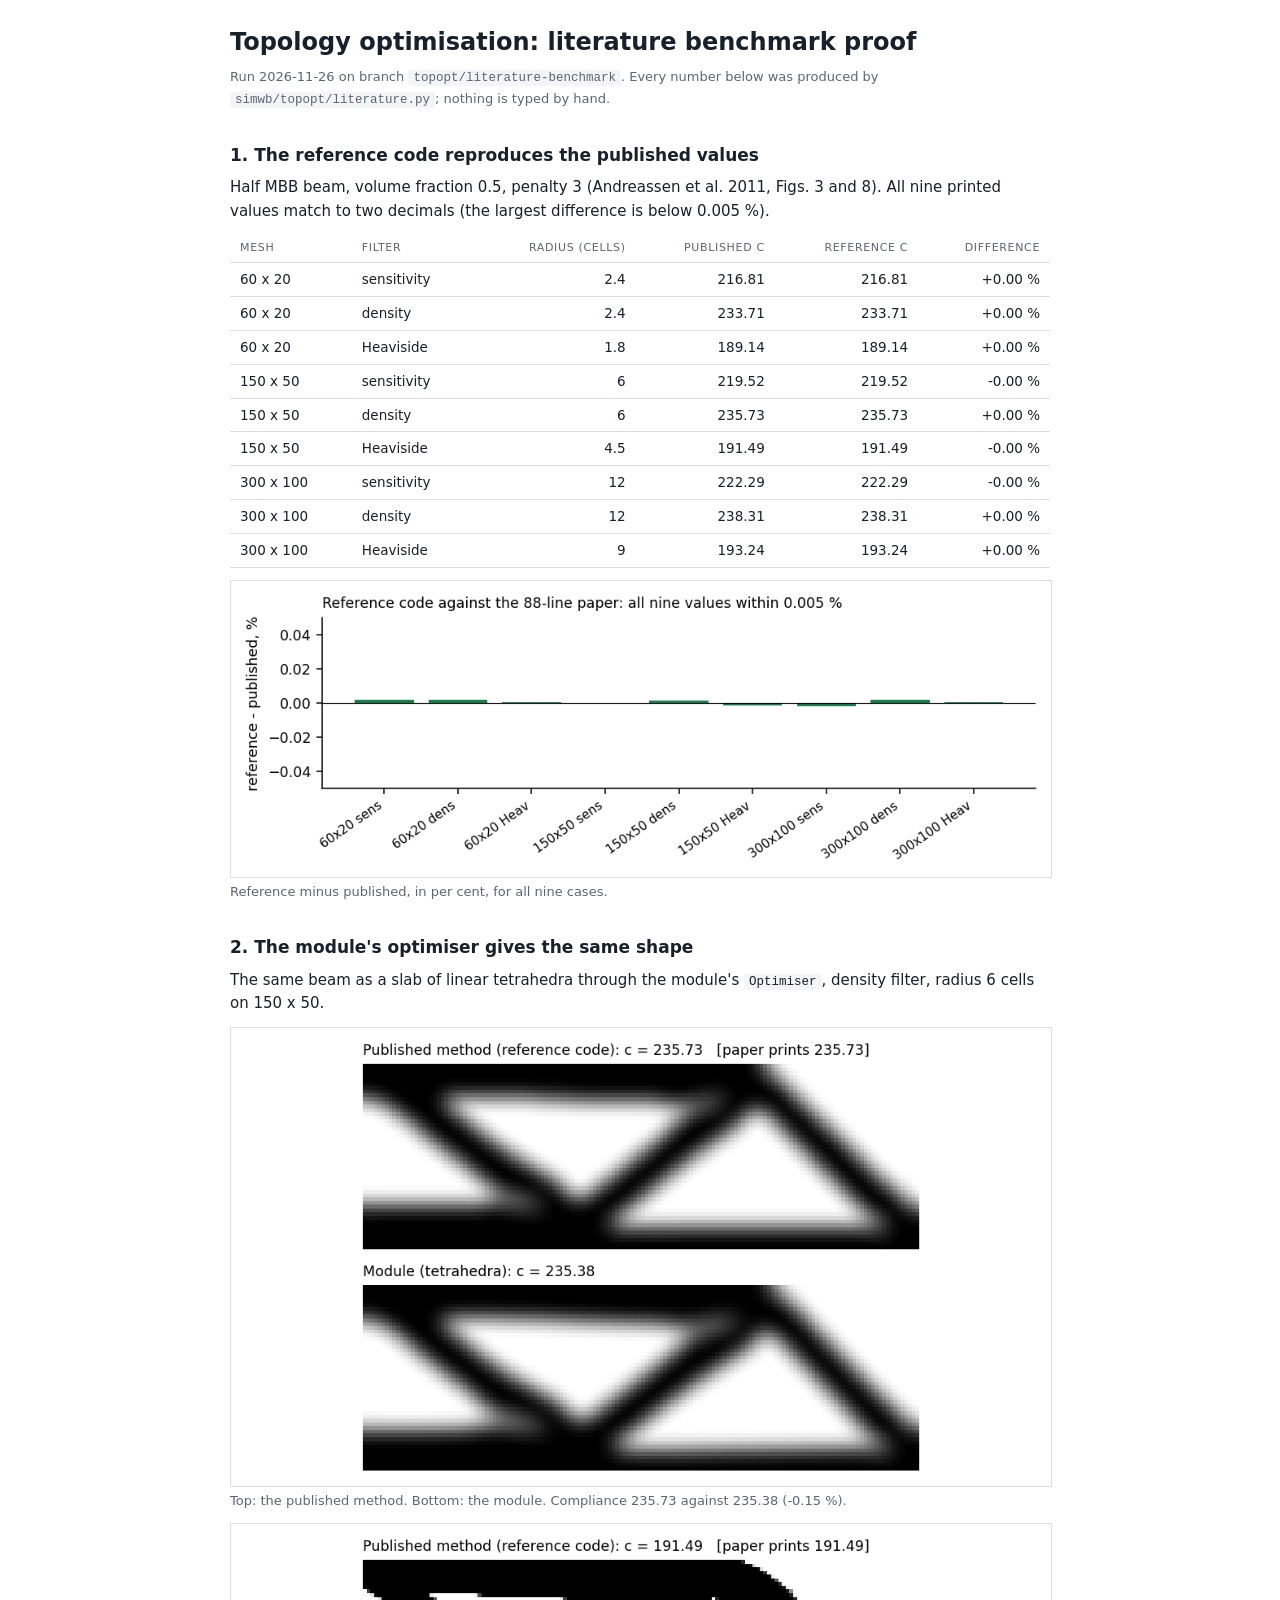
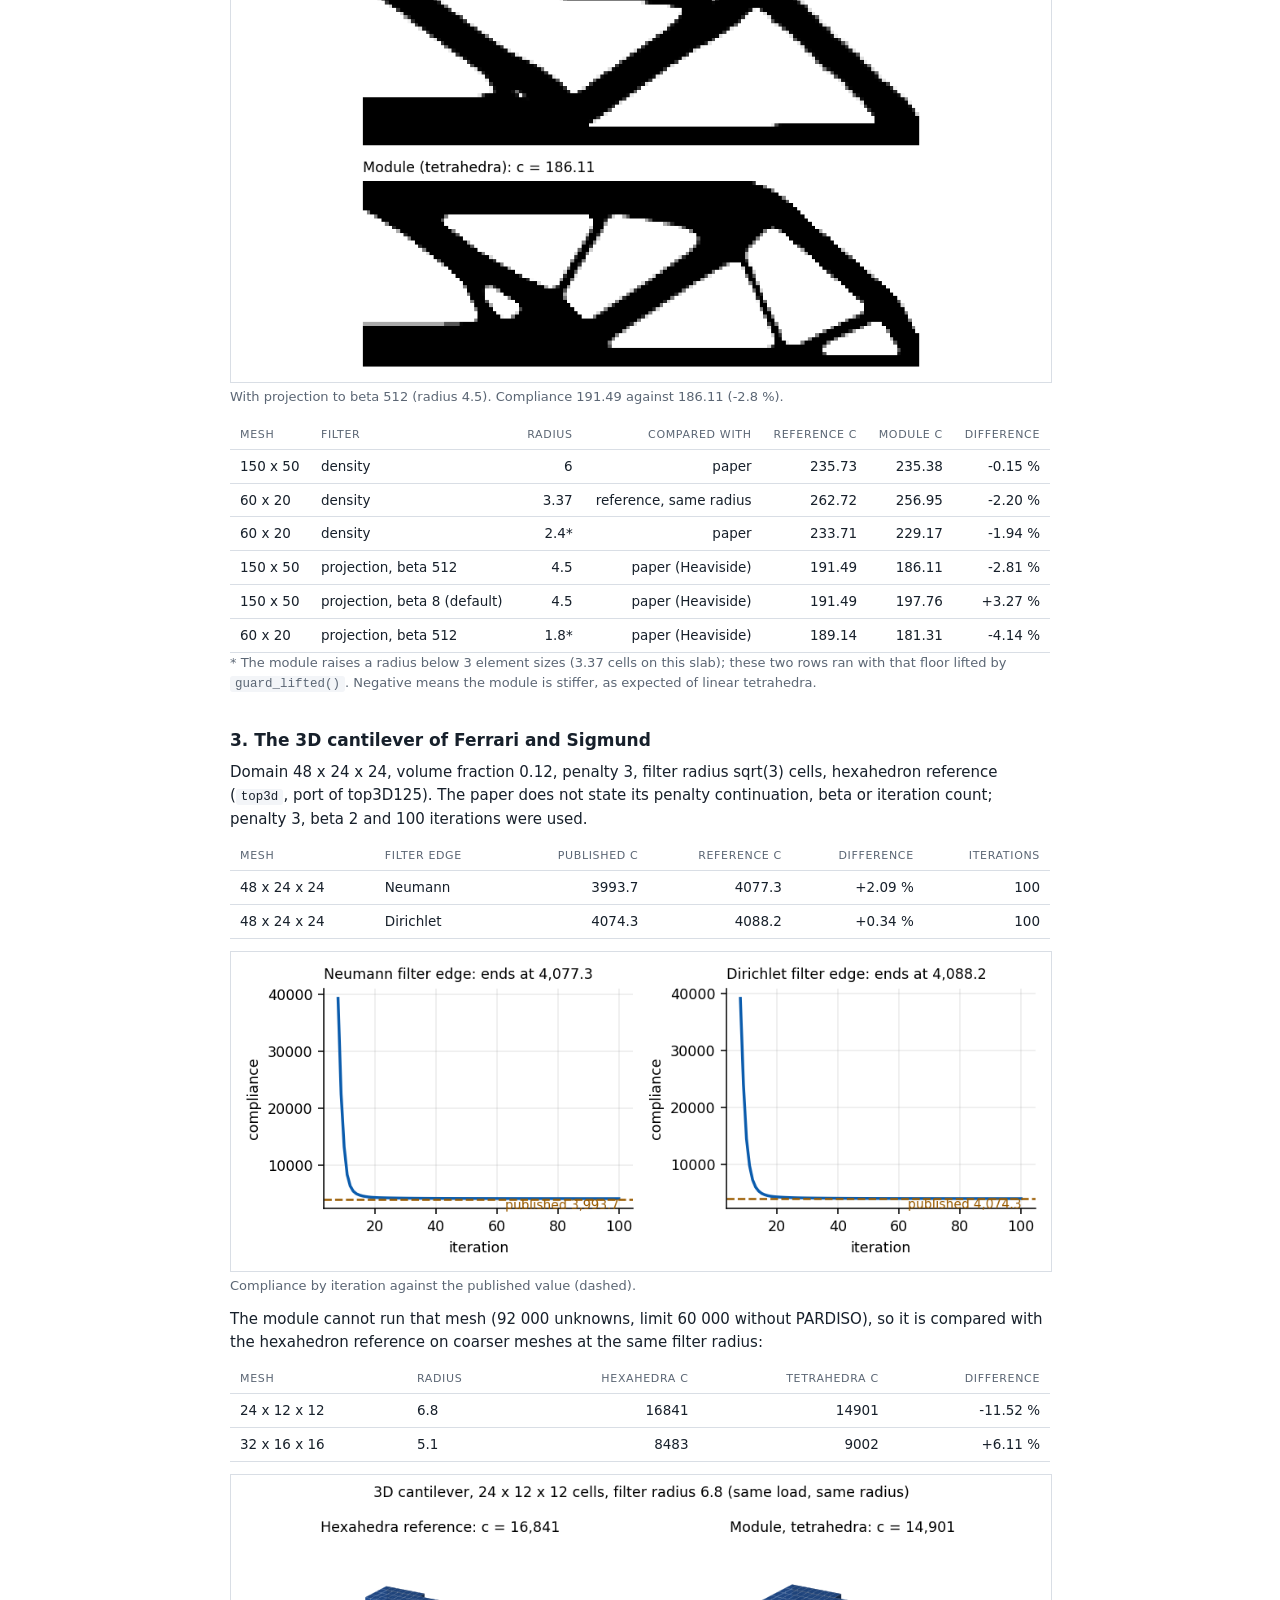
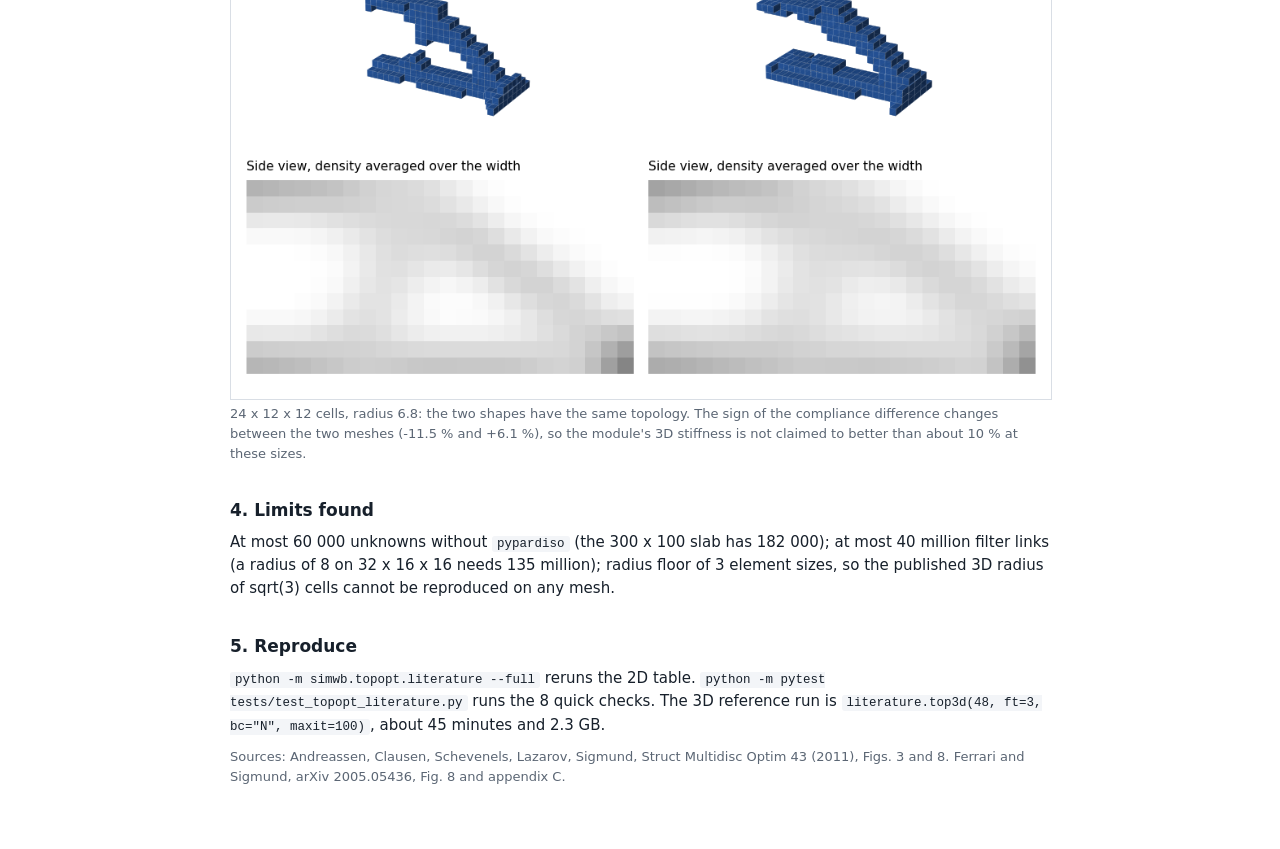
<file: docs/TOPOPT_BENCHMARK_PROOF.html>
<!doctype html>
<html lang="en"><head><meta charset="utf-8"><meta name="viewport" content="width=device-width,initial-scale=1">
<title>Topology optimisation: literature benchmark proof</title>
<style>
:root{--bg:#fff;--fg:#17202b;--muted:#5b6674;--rule:#d9dee5;--soft:#f3f5f8}
@media (prefers-color-scheme:dark){:root{--bg:#12171d;--fg:#e6eaef;--muted:#9aa5b2;--rule:#2c3640;--soft:#1a2129}}
body{background:var(--bg);color:var(--fg);font:15px/1.55 system-ui,-apple-system,"Segoe UI",sans-serif;margin:0;padding:24px 16px 56px}
main{max-width:820px;margin:0 auto} h1{font-size:24px;margin:0 0 6px} h2{font-size:17px;margin:32px 0 8px}
p{margin:0 0 10px} .m{color:var(--muted);font-size:13px} img{max-width:100%;height:auto;display:block;border:1px solid var(--rule);background:#fff}
figure{margin:12px 0} figcaption{color:var(--muted);font-size:13px;margin-top:4px}
.t{overflow-x:auto} table{border-collapse:collapse;width:100%;font-size:13.5px;min-width:520px}
th,td{text-align:right;padding:6px 10px;border-bottom:1px solid var(--rule)} th:first-child,td:first-child,th:nth-child(2),td:nth-child(2){text-align:left}
th{font-size:11px;text-transform:uppercase;letter-spacing:.06em;color:var(--muted);font-weight:500} td{font-variant-numeric:tabular-nums}
code{background:var(--soft);padding:1px 5px;border-radius:3px;font-size:12.5px}
</style></head><body><main>
<h1>Topology optimisation: literature benchmark proof</h1>
<p class="m">Run 2026-11-26 on branch <code>topopt/literature-benchmark</code>. Every number below was produced by <code>simwb/topopt/literature.py</code>; nothing is typed by hand.</p>

<h2>1. The reference code reproduces the published values</h2>
<p>Half MBB beam, volume fraction 0.5, penalty 3 (Andreassen et al. 2011, Figs. 3 and 8). All nine printed values match to two decimals (the largest difference is below 0.005 %).</p>
<div class="t"><table><thead><tr><th>Mesh</th><th>Filter</th><th>Radius (cells)</th><th>Published c</th><th>Reference c</th><th>Difference</th></tr></thead><tbody><tr><td>60 x 20</td><td>sensitivity</td><td>2.4</td><td>216.81</td><td>216.81</td><td>+0.00 %</td></tr><tr><td>60 x 20</td><td>density</td><td>2.4</td><td>233.71</td><td>233.71</td><td>+0.00 %</td></tr><tr><td>60 x 20</td><td>Heaviside</td><td>1.8</td><td>189.14</td><td>189.14</td><td>+0.00 %</td></tr><tr><td>150 x 50</td><td>sensitivity</td><td>6</td><td>219.52</td><td>219.52</td><td>-0.00 %</td></tr><tr><td>150 x 50</td><td>density</td><td>6</td><td>235.73</td><td>235.73</td><td>+0.00 %</td></tr><tr><td>150 x 50</td><td>Heaviside</td><td>4.5</td><td>191.49</td><td>191.49</td><td>-0.00 %</td></tr><tr><td>300 x 100</td><td>sensitivity</td><td>12</td><td>222.29</td><td>222.29</td><td>-0.00 %</td></tr><tr><td>300 x 100</td><td>density</td><td>12</td><td>238.31</td><td>238.31</td><td>+0.00 %</td></tr><tr><td>300 x 100</td><td>Heaviside</td><td>9</td><td>193.24</td><td>193.24</td><td>+0.00 %</td></tr></tbody></table></div>
<figure><img alt="Difference between the reference code and the published value for nine cases" src="[data-uri]"><figcaption>Reference minus published, in per cent, for all nine cases.</figcaption></figure>

<h2>2. The module's optimiser gives the same shape</h2>
<p>The same beam as a slab of linear tetrahedra through the module's <code>Optimiser</code>, density filter, radius 6 cells on 150 x 50.</p>
<figure><img alt="Optimised MBB beam, reference code above and module below" src="[data-uri]"><figcaption>Top: the published method. Bottom: the module. Compliance 235.73 against 235.38 (-0.15 %).</figcaption></figure>
<figure><img alt="Optimised MBB beam with projection, reference code above and module below" src="[data-uri]"><figcaption>With projection to beta 512 (radius 4.5). Compliance 191.49 against 186.11 (-2.8 %).</figcaption></figure>
<div class="t"><table><thead><tr><th>Mesh</th><th>Filter</th><th>Radius</th><th>Compared with</th><th>Reference c</th><th>Module c</th><th>Difference</th></tr></thead><tbody><tr><td>150 x 50</td><td>density</td><td>6</td><td>paper</td><td>235.73</td><td>235.38</td><td>-0.15 %</td></tr><tr><td>60 x 20</td><td>density</td><td>3.37</td><td>reference, same radius</td><td>262.72</td><td>256.95</td><td>-2.20 %</td></tr><tr><td>60 x 20</td><td>density</td><td>2.4*</td><td>paper</td><td>233.71</td><td>229.17</td><td>-1.94 %</td></tr><tr><td>150 x 50</td><td>projection, beta 512</td><td>4.5</td><td>paper (Heaviside)</td><td>191.49</td><td>186.11</td><td>-2.81 %</td></tr><tr><td>150 x 50</td><td>projection, beta 8 (default)</td><td>4.5</td><td>paper (Heaviside)</td><td>191.49</td><td>197.76</td><td>+3.27 %</td></tr><tr><td>60 x 20</td><td>projection, beta 512</td><td>1.8*</td><td>paper (Heaviside)</td><td>189.14</td><td>181.31</td><td>-4.14 %</td></tr></tbody></table></div>
<p class="m">* The module raises a radius below 3 element sizes (3.37 cells on this slab); these two rows ran with that floor lifted by <code>guard_lifted()</code>. Negative means the module is stiffer, as expected of linear tetrahedra.</p>

<h2>3. The 3D cantilever of Ferrari and Sigmund</h2>
<p>Domain 48 x 24 x 24, volume fraction 0.12, penalty 3, filter radius sqrt(3) cells, hexahedron reference (<code>top3d</code>, port of top3D125). The paper does not state its penalty continuation, beta or iteration count; penalty 3, beta 2 and 100 iterations were used.</p>
<div class="t"><table><thead><tr><th>Mesh</th><th>Filter edge</th><th>Published c</th><th>Reference c</th><th>Difference</th><th>Iterations</th></tr></thead><tbody><tr><td>48 x 24 x 24</td><td>Neumann</td><td>3993.7</td><td>4077.3</td><td>+2.09 %</td><td>100</td></tr><tr><td>48 x 24 x 24</td><td>Dirichlet</td><td>4074.3</td><td>4088.2</td><td>+0.34 %</td><td>100</td></tr></tbody></table></div>
<figure><img alt="Compliance by iteration for the two published 3D cases" src="[data-uri]"><figcaption>Compliance by iteration against the published value (dashed).</figcaption></figure>
<p>The module cannot run that mesh (92 000 unknowns, limit 60 000 without PARDISO), so it is compared with the hexahedron reference on coarser meshes at the same filter radius:</p>
<div class="t"><table><thead><tr><th>Mesh</th><th>Radius</th><th>Hexahedra c</th><th>Tetrahedra c</th><th>Difference</th></tr></thead><tbody><tr><td>24 x 12 x 12</td><td>6.8</td><td>16841</td><td>14901</td><td>-11.52 %</td></tr><tr><td>32 x 16 x 16</td><td>5.1</td><td>8483</td><td>9002</td><td>+6.11 %</td></tr></tbody></table></div>
<figure><img alt="3D cantilever shapes from the hexahedron reference and the module" src="[data-uri]"><figcaption>24 x 12 x 12 cells, radius 6.8: the two shapes have the same topology. The sign of the compliance difference changes between the two meshes (-11.5 % and +6.1 %), so the module's 3D stiffness is not claimed to better than about 10 % at these sizes.</figcaption></figure>

<h2>4. Limits found</h2>
<p>At most 60 000 unknowns without <code>pypardiso</code> (the 300 x 100 slab has 182 000); at most 40 million filter links (a radius of 8 on 32 x 16 x 16 needs 135 million); radius floor of 3 element sizes, so the published 3D radius of sqrt(3) cells cannot be reproduced on any mesh.</p>

<h2>5. Reproduce</h2>
<p><code>python -m simwb.topopt.literature --full</code> reruns the 2D table. <code>python -m pytest tests/test_topopt_literature.py</code> runs the 8 quick checks. The 3D reference run is <code>literature.top3d(48, ft=3, bc="N", maxit=100)</code>, about 45 minutes and 2.3 GB.</p>
<p class="m">Sources: Andreassen, Clausen, Schevenels, Lazarov, Sigmund, Struct Multidisc Optim 43 (2011), Figs. 3 and 8. Ferrari and Sigmund, arXiv 2005.05436, Fig. 8 and appendix C.</p>
</main></body></html>
</file>
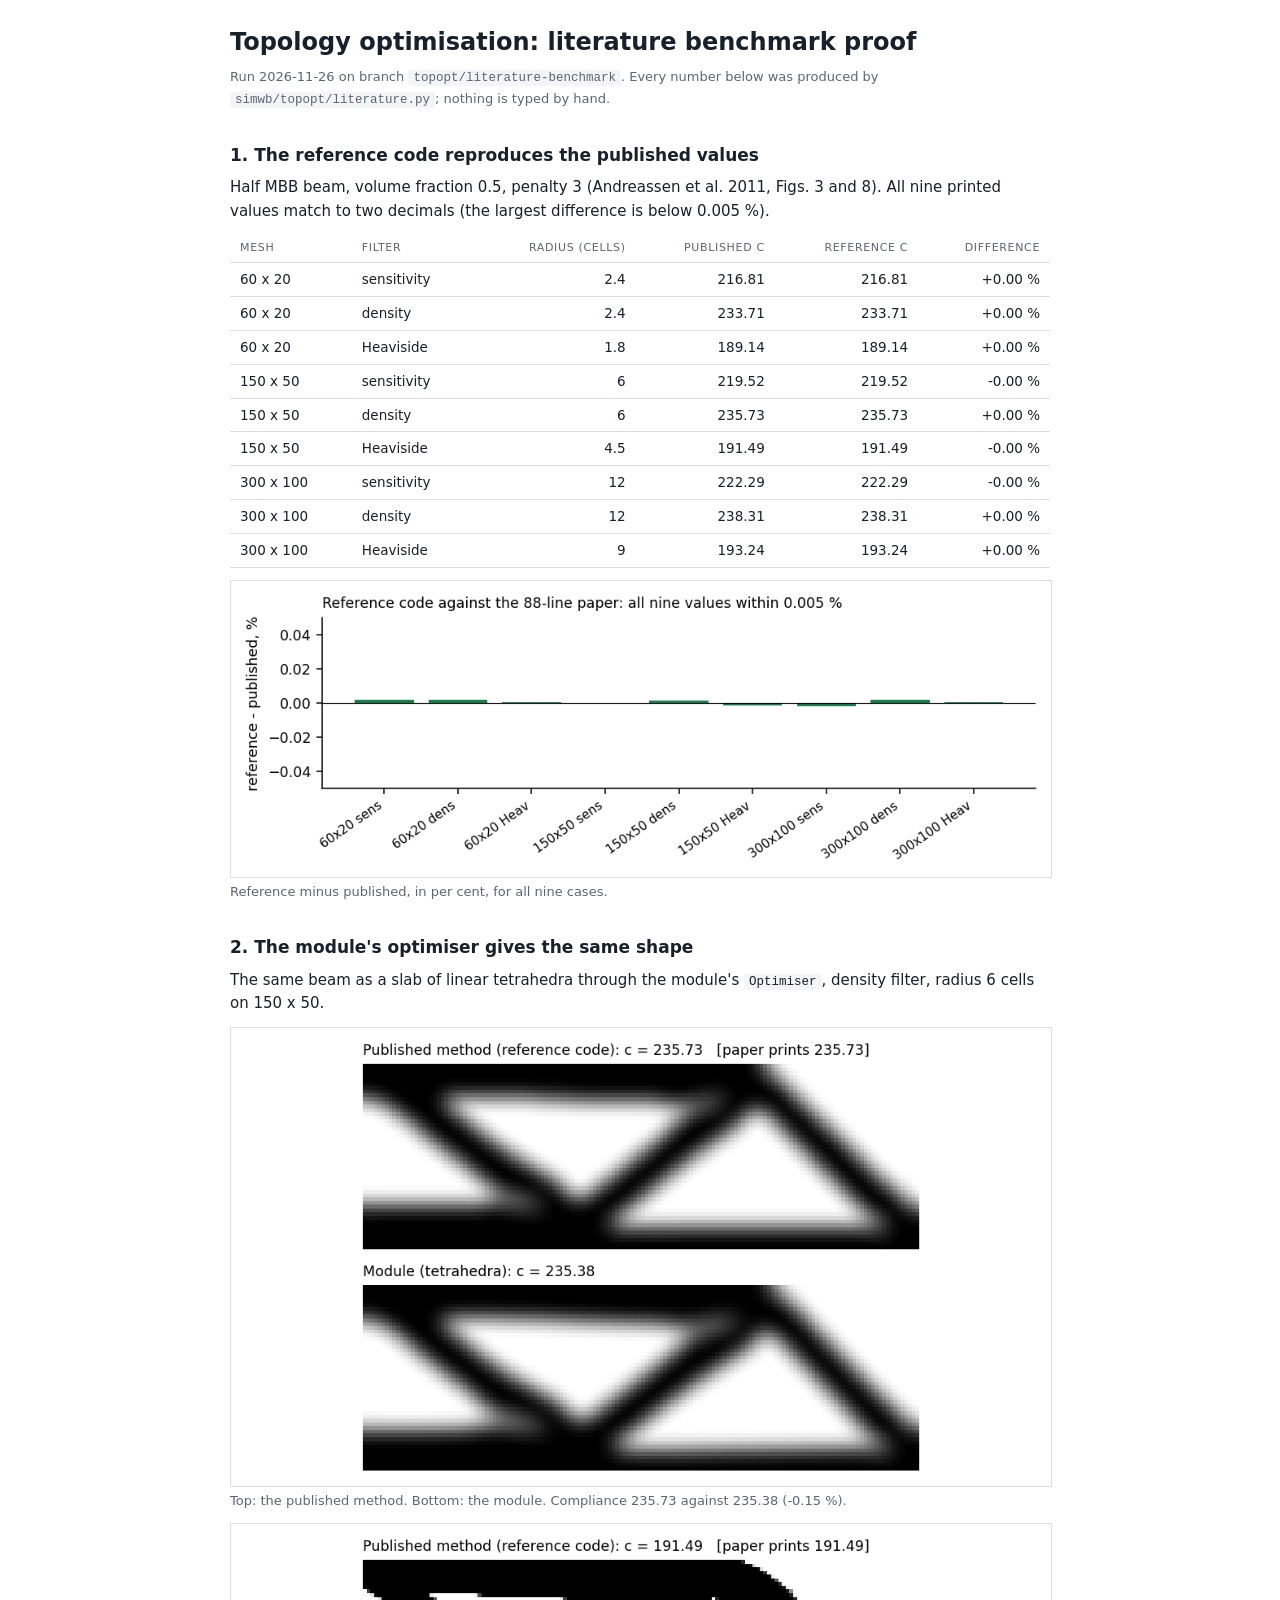
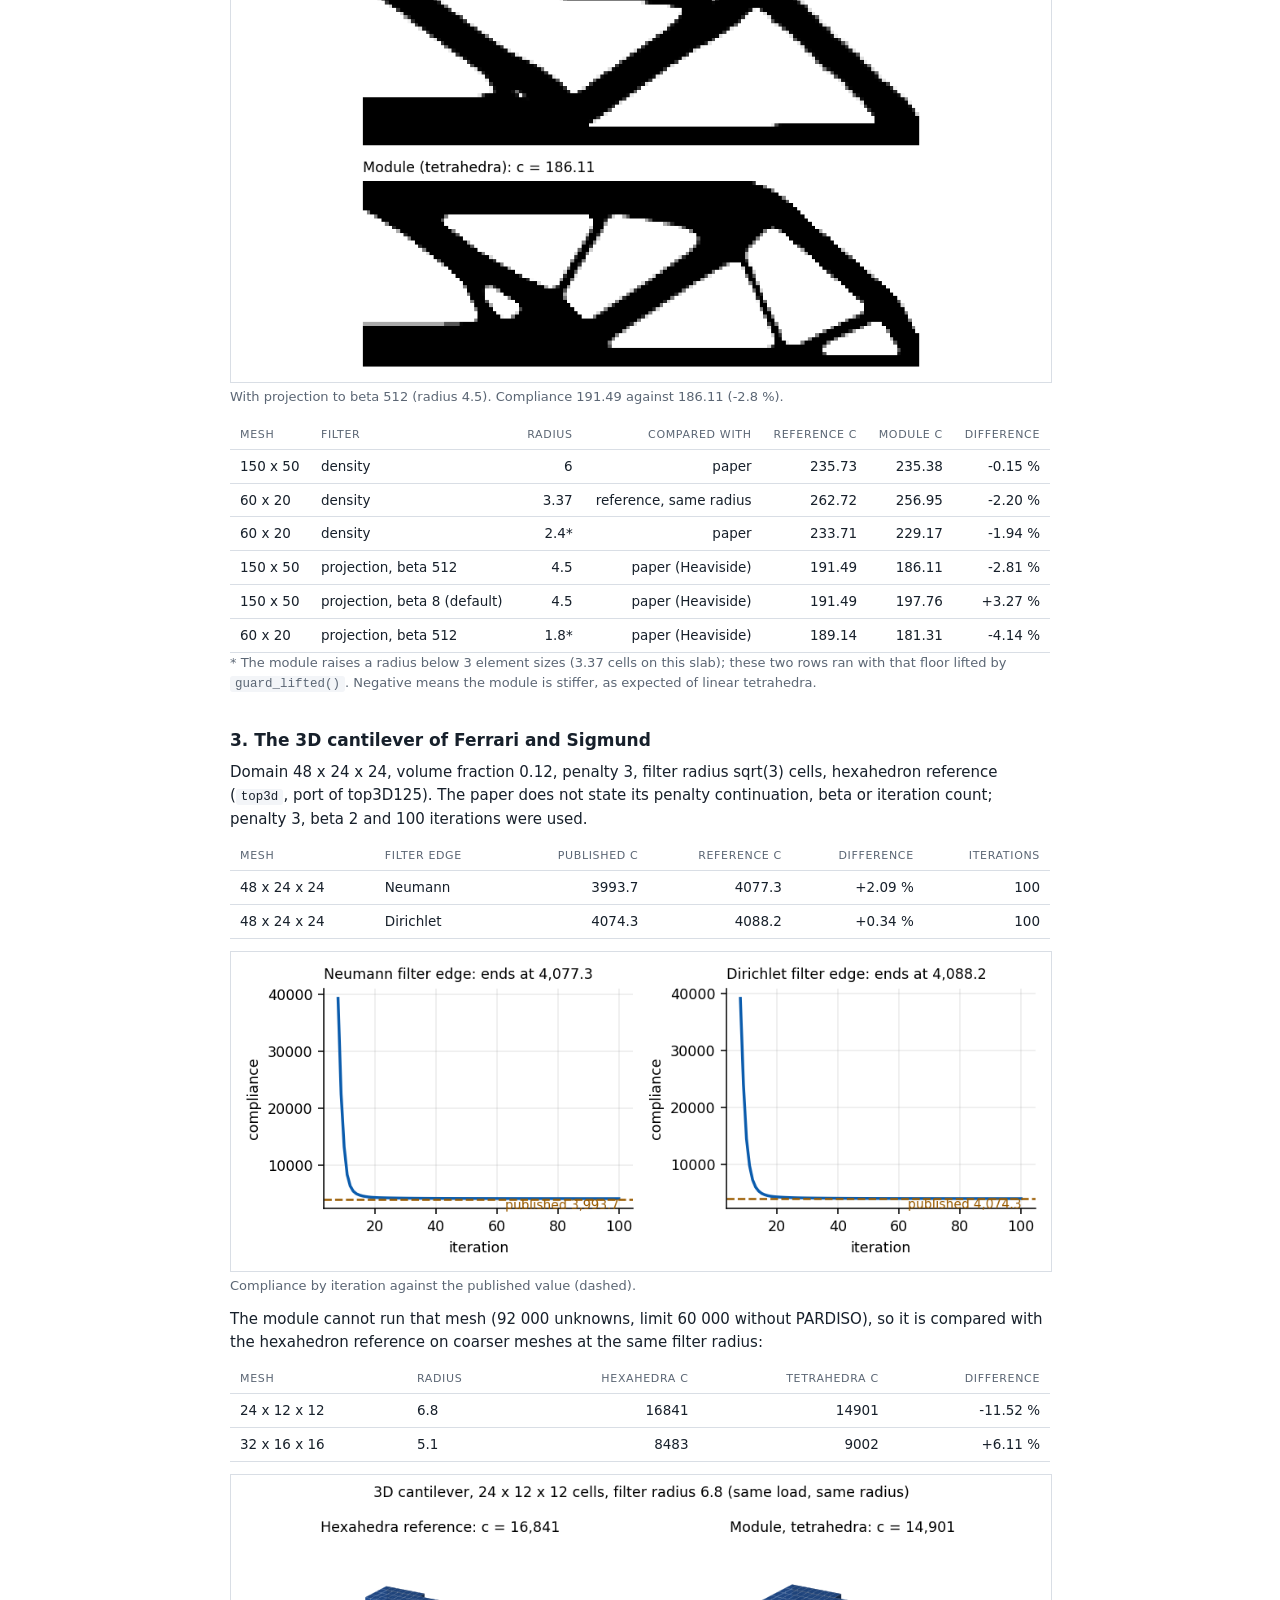
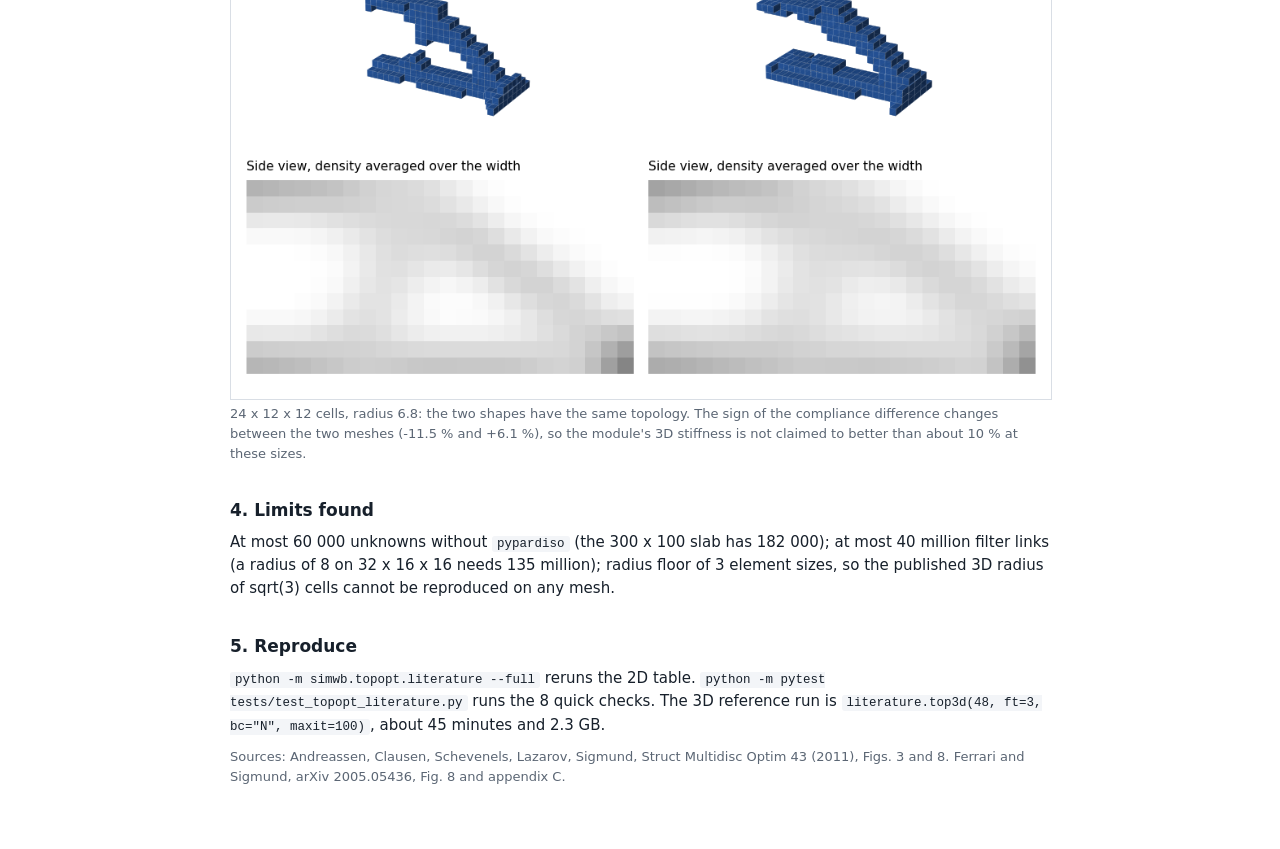
<file: report/TOPOPT_BENCHMARK_PROOF.html>
<!doctype html>
<html lang="en"><head><meta charset="utf-8"><meta name="viewport" content="width=device-width,initial-scale=1">
<title>Topology optimisation: literature benchmark proof</title>
<style>
:root{--bg:#fff;--fg:#17202b;--muted:#5b6674;--rule:#d9dee5;--soft:#f3f5f8}
@media (prefers-color-scheme:dark){:root{--bg:#12171d;--fg:#e6eaef;--muted:#9aa5b2;--rule:#2c3640;--soft:#1a2129}}
body{background:var(--bg);color:var(--fg);font:15px/1.55 system-ui,-apple-system,"Segoe UI",sans-serif;margin:0;padding:24px 16px 56px}
main{max-width:820px;margin:0 auto} h1{font-size:24px;margin:0 0 6px} h2{font-size:17px;margin:32px 0 8px}
p{margin:0 0 10px} .m{color:var(--muted);font-size:13px} img{max-width:100%;height:auto;display:block;border:1px solid var(--rule);background:#fff}
figure{margin:12px 0} figcaption{color:var(--muted);font-size:13px;margin-top:4px}
.t{overflow-x:auto} table{border-collapse:collapse;width:100%;font-size:13.5px;min-width:520px}
th,td{text-align:right;padding:6px 10px;border-bottom:1px solid var(--rule)} th:first-child,td:first-child,th:nth-child(2),td:nth-child(2){text-align:left}
th{font-size:11px;text-transform:uppercase;letter-spacing:.06em;color:var(--muted);font-weight:500} td{font-variant-numeric:tabular-nums}
code{background:var(--soft);padding:1px 5px;border-radius:3px;font-size:12.5px}
</style></head><body><main>
<h1>Topology optimisation: literature benchmark proof</h1>
<p class="m">Run 2026-11-26 on branch <code>topopt/literature-benchmark</code>. Every number below was produced by <code>simwb/topopt/literature.py</code>; nothing is typed by hand.</p>

<h2>1. The reference code reproduces the published values</h2>
<p>Half MBB beam, volume fraction 0.5, penalty 3 (Andreassen et al. 2011, Figs. 3 and 8). All nine printed values match to two decimals (the largest difference is below 0.005 %).</p>
<div class="t"><table><thead><tr><th>Mesh</th><th>Filter</th><th>Radius (cells)</th><th>Published c</th><th>Reference c</th><th>Difference</th></tr></thead><tbody><tr><td>60 x 20</td><td>sensitivity</td><td>2.4</td><td>216.81</td><td>216.81</td><td>+0.00 %</td></tr><tr><td>60 x 20</td><td>density</td><td>2.4</td><td>233.71</td><td>233.71</td><td>+0.00 %</td></tr><tr><td>60 x 20</td><td>Heaviside</td><td>1.8</td><td>189.14</td><td>189.14</td><td>+0.00 %</td></tr><tr><td>150 x 50</td><td>sensitivity</td><td>6</td><td>219.52</td><td>219.52</td><td>-0.00 %</td></tr><tr><td>150 x 50</td><td>density</td><td>6</td><td>235.73</td><td>235.73</td><td>+0.00 %</td></tr><tr><td>150 x 50</td><td>Heaviside</td><td>4.5</td><td>191.49</td><td>191.49</td><td>-0.00 %</td></tr><tr><td>300 x 100</td><td>sensitivity</td><td>12</td><td>222.29</td><td>222.29</td><td>-0.00 %</td></tr><tr><td>300 x 100</td><td>density</td><td>12</td><td>238.31</td><td>238.31</td><td>+0.00 %</td></tr><tr><td>300 x 100</td><td>Heaviside</td><td>9</td><td>193.24</td><td>193.24</td><td>+0.00 %</td></tr></tbody></table></div>
<figure><img alt="Difference between the reference code and the published value for nine cases" src="[data-uri]"><figcaption>Reference minus published, in per cent, for all nine cases.</figcaption></figure>

<h2>2. The module's optimiser gives the same shape</h2>
<p>The same beam as a slab of linear tetrahedra through the module's <code>Optimiser</code>, density filter, radius 6 cells on 150 x 50.</p>
<figure><img alt="Optimised MBB beam, reference code above and module below" src="[data-uri]"><figcaption>Top: the published method. Bottom: the module. Compliance 235.73 against 235.38 (-0.15 %).</figcaption></figure>
<figure><img alt="Optimised MBB beam with projection, reference code above and module below" src="[data-uri]"><figcaption>With projection to beta 512 (radius 4.5). Compliance 191.49 against 186.11 (-2.8 %).</figcaption></figure>
<div class="t"><table><thead><tr><th>Mesh</th><th>Filter</th><th>Radius</th><th>Compared with</th><th>Reference c</th><th>Module c</th><th>Difference</th></tr></thead><tbody><tr><td>150 x 50</td><td>density</td><td>6</td><td>paper</td><td>235.73</td><td>235.38</td><td>-0.15 %</td></tr><tr><td>60 x 20</td><td>density</td><td>3.37</td><td>reference, same radius</td><td>262.72</td><td>256.95</td><td>-2.20 %</td></tr><tr><td>60 x 20</td><td>density</td><td>2.4*</td><td>paper</td><td>233.71</td><td>229.17</td><td>-1.94 %</td></tr><tr><td>150 x 50</td><td>projection, beta 512</td><td>4.5</td><td>paper (Heaviside)</td><td>191.49</td><td>186.11</td><td>-2.81 %</td></tr><tr><td>150 x 50</td><td>projection, beta 8 (default)</td><td>4.5</td><td>paper (Heaviside)</td><td>191.49</td><td>197.76</td><td>+3.27 %</td></tr><tr><td>60 x 20</td><td>projection, beta 512</td><td>1.8*</td><td>paper (Heaviside)</td><td>189.14</td><td>181.31</td><td>-4.14 %</td></tr></tbody></table></div>
<p class="m">* The module raises a radius below 3 element sizes (3.37 cells on this slab); these two rows ran with that floor lifted by <code>guard_lifted()</code>. Negative means the module is stiffer, as expected of linear tetrahedra.</p>

<h2>3. The 3D cantilever of Ferrari and Sigmund</h2>
<p>Domain 48 x 24 x 24, volume fraction 0.12, penalty 3, filter radius sqrt(3) cells, hexahedron reference (<code>top3d</code>, port of top3D125). The paper does not state its penalty continuation, beta or iteration count; penalty 3, beta 2 and 100 iterations were used.</p>
<div class="t"><table><thead><tr><th>Mesh</th><th>Filter edge</th><th>Published c</th><th>Reference c</th><th>Difference</th><th>Iterations</th></tr></thead><tbody><tr><td>48 x 24 x 24</td><td>Neumann</td><td>3993.7</td><td>4077.3</td><td>+2.09 %</td><td>100</td></tr><tr><td>48 x 24 x 24</td><td>Dirichlet</td><td>4074.3</td><td>4088.2</td><td>+0.34 %</td><td>100</td></tr></tbody></table></div>
<figure><img alt="Compliance by iteration for the two published 3D cases" src="[data-uri]"><figcaption>Compliance by iteration against the published value (dashed).</figcaption></figure>
<p>The module cannot run that mesh (92 000 unknowns, limit 60 000 without PARDISO), so it is compared with the hexahedron reference on coarser meshes at the same filter radius:</p>
<div class="t"><table><thead><tr><th>Mesh</th><th>Radius</th><th>Hexahedra c</th><th>Tetrahedra c</th><th>Difference</th></tr></thead><tbody><tr><td>24 x 12 x 12</td><td>6.8</td><td>16841</td><td>14901</td><td>-11.52 %</td></tr><tr><td>32 x 16 x 16</td><td>5.1</td><td>8483</td><td>9002</td><td>+6.11 %</td></tr></tbody></table></div>
<figure><img alt="3D cantilever shapes from the hexahedron reference and the module" src="[data-uri]"><figcaption>24 x 12 x 12 cells, radius 6.8: the two shapes have the same topology. The sign of the compliance difference changes between the two meshes (-11.5 % and +6.1 %), so the module's 3D stiffness is not claimed to better than about 10 % at these sizes.</figcaption></figure>

<h2>4. Limits found</h2>
<p>At most 60 000 unknowns without <code>pypardiso</code> (the 300 x 100 slab has 182 000); at most 40 million filter links (a radius of 8 on 32 x 16 x 16 needs 135 million); radius floor of 3 element sizes, so the published 3D radius of sqrt(3) cells cannot be reproduced on any mesh.</p>

<h2>5. Reproduce</h2>
<p><code>python -m simwb.topopt.literature --full</code> reruns the 2D table. <code>python -m pytest tests/test_topopt_literature.py</code> runs the 8 quick checks. The 3D reference run is <code>literature.top3d(48, ft=3, bc="N", maxit=100)</code>, about 45 minutes and 2.3 GB.</p>
<p class="m">Sources: Andreassen, Clausen, Schevenels, Lazarov, Sigmund, Struct Multidisc Optim 43 (2011), Figs. 3 and 8. Ferrari and Sigmund, arXiv 2005.05436, Fig. 8 and appendix C.</p>
</main></body></html>
</file>
